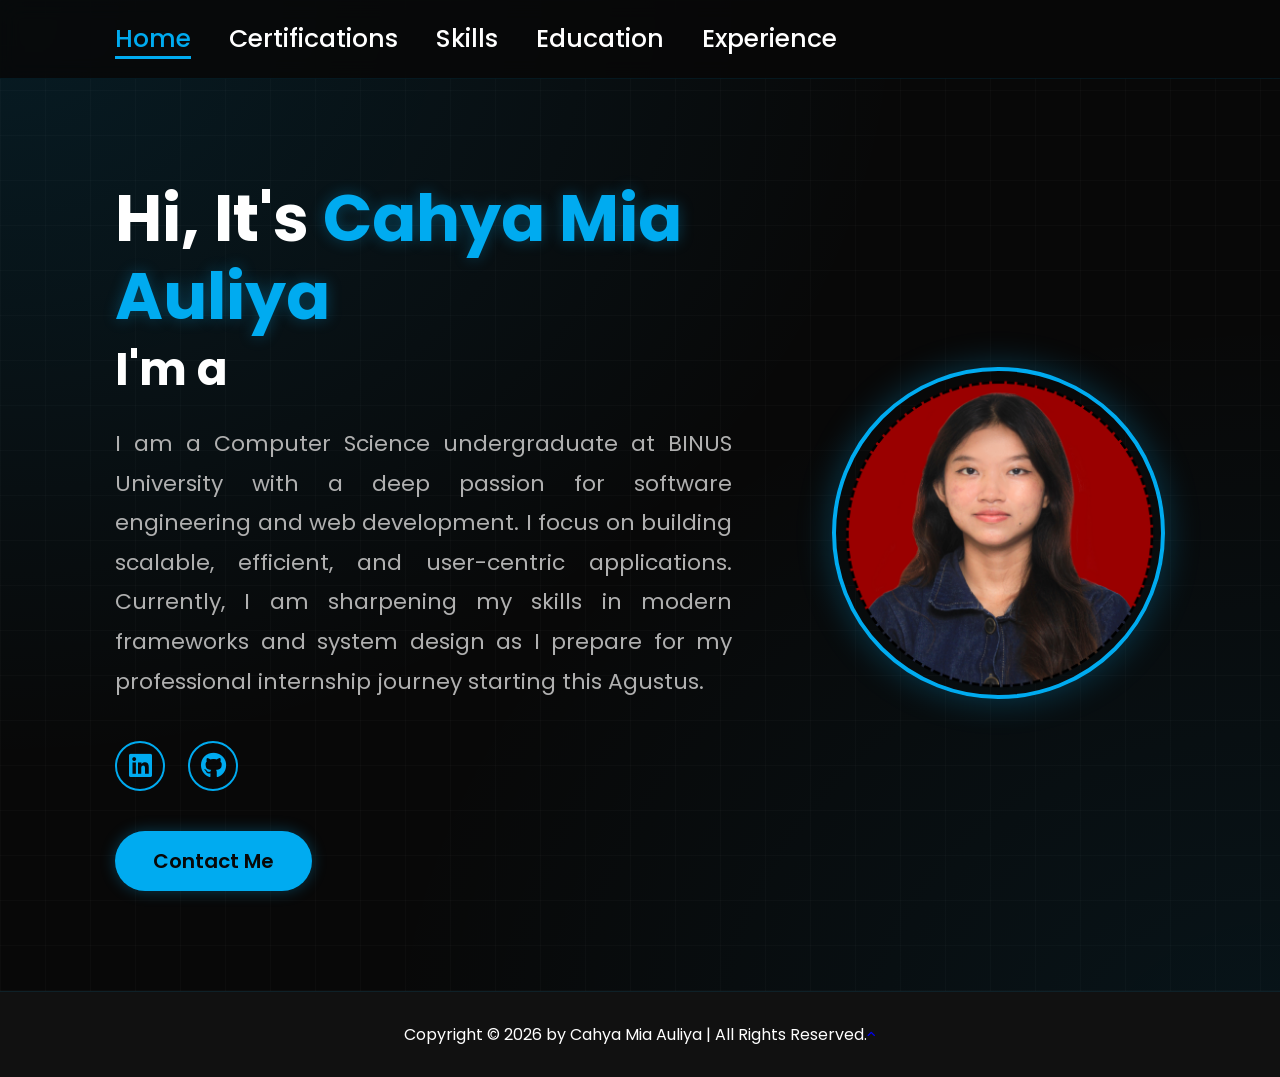
<file: index.html>
<!DOCTYPE html>
<html lang="en">

<head>
    <meta charset="UTF-8">
    <meta name="viewport" content="width=device-width, initial-scale=1.0">
    <link rel="stylesheet" href="https://cdnjs.cloudflare.com/ajax/libs/font-awesome/6.5.2/css/all.min.css">
    <!-- <link rel="stylesheet" href="css/Style.css"> -->
    <link rel="stylesheet" href="Style.css">
    <title>Cahya Mia Auliya | Portfolio</title>
</head>

<body>
    <header>
        <nav>
            <a href="index.html" class="active">Home</a>
            <a href="Certification.html">Certifications</a>
            <a href="Skills.html">Skills</a>
            <a href="Education.html">Education</a>
            <a href="Experience.html">Experience</a>
        </nav>
    </header>

    <section class="home">
        <div class="home-content">
            <h1>Hi, It's <span>Cahya Mia Auliya</span></h1>
            <h3 class="typing-text">I'm a <span></span></h3>
            <p>I am a Computer Science undergraduate at BINUS University with a deep passion for software engineering and web development. I focus on building scalable, efficient, and user-centric applications. Currently, I am sharpening my skills in modern frameworks and system design as I prepare for my professional internship journey starting this Agustus.</p>
            
            <div class="social-icons">
                <a href="https://www.linkedin.com/in/cahya-mia-562924279" target="_blank"><i class="fa-brands fa-linkedin"></i></a>
                <a href="https://github.com/cahyamiaca-alt"><i class="fa-brands fa-github"></i></a>
                <!-- <a href="#"><i class="fa-brands fa-x-twitter"></i></a>
                <a href="#"><i class="fa-brands fa-instagram"></i></a> -->
            </div>
            
            <a href="mailto:cahya.auliya@binus.ac.id" class="btn">Contact Me</a>
        </div>

        <div class="home-img">
            <img src="img/Pas Foto.png" alt="Cahya Mia Auliya">
        </div>
    </section>

    <footer class="footer">
        <div class="footer-text">
            <p>Copyright &copy; 2026 by Cahya Mia Auliya | All Rights Reserved.</p>
        </div>
        <div class="footer-iconTop">
            <a href="#"><i class="fa-solid fa-angle-up"></i></a>
        </div>
    </footer>

</body>
</html>
</file>
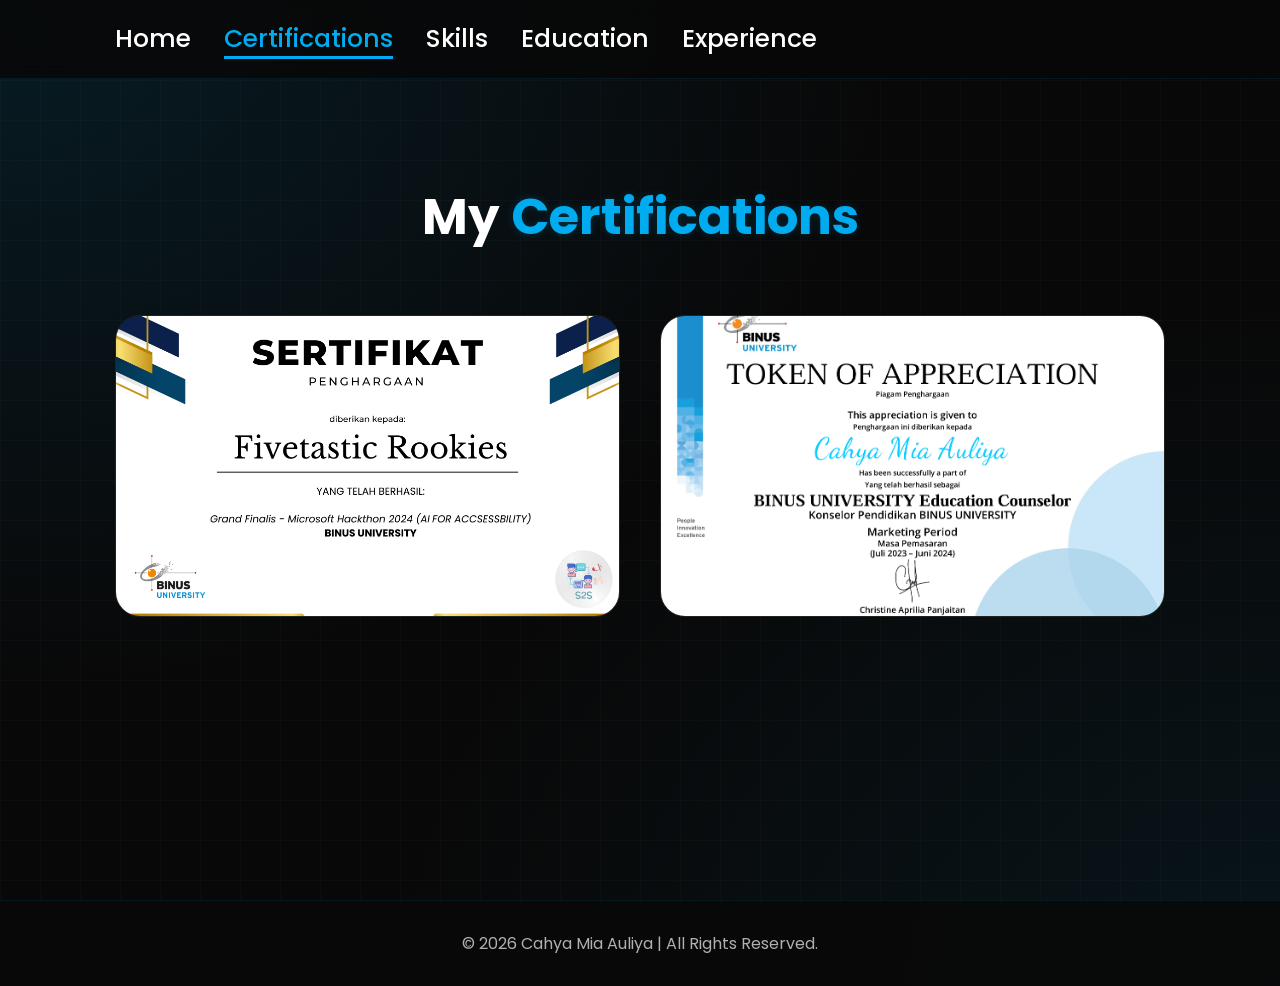
<file: Certification.html>
<!DOCTYPE html>
<html lang="en">

<head>
    <meta charset="UTF-8">
    <meta name="viewport" content="width=device-width, initial-scale=1.0">
    <link rel="stylesheet" href="https://cdnjs.cloudflare.com/ajax/libs/font-awesome/6.5.2/css/all.min.css">
    <link rel="stylesheet" href="Certification.css">
    <title>Certifications | Cahya Mia Auliya</title>
</head>

<body>
    <header>
        <nav>
            <a href="index.html">Home</a>
            <a href="Certification.html" class="active">Certifications</a>
            <a href="Skills.html">Skills</a>
            <a href="Education.html">Education</a>
            <a href="Experience.html">Experience</a>
        </nav>
    </header>

    <section class="certification">
        <h2 class="heading">My <span>Certifications</span></h2>

        <div class="certification-container">
            <div class="certification-box">
                <img src="img/SERTIFIKAT MICROSOFT.png" alt="Microsoft Global Contest">
                <div class="certification-layer">
                    <h4>Microsoft Global Contest</h4>
                    <p>Grand Finalist: AI-powered application concept for people with disabilities.</p>
                    <a href="img/SERTIFIKAT MICROSOFT.png" target="_blank"><i class="fa-solid fa-up-right-from-square"></i></a>
                </div>
            </div>

            <div class="certification-box">
                <img src="img/Screenshot 2026-04-13 080357.png" alt="BINUS Marketing">
                <div class="certification-layer">
                    <h4>BINUS University</h4>
                    <p>Top Performance: Education Counselor & Student Recruitment Excellence.</p>
                    <a href="img/Screenshot 2026-04-13 080357.png" target="_blank"><i class="fa-solid fa-up-right-from-square"></i></a>
                </div>
            </div>
        </div>
    </section>

    <footer>
        <p>&copy; 2026 Cahya Mia Auliya | All Rights Reserved.</p>
    </footer>

</body>
</html>
</file>
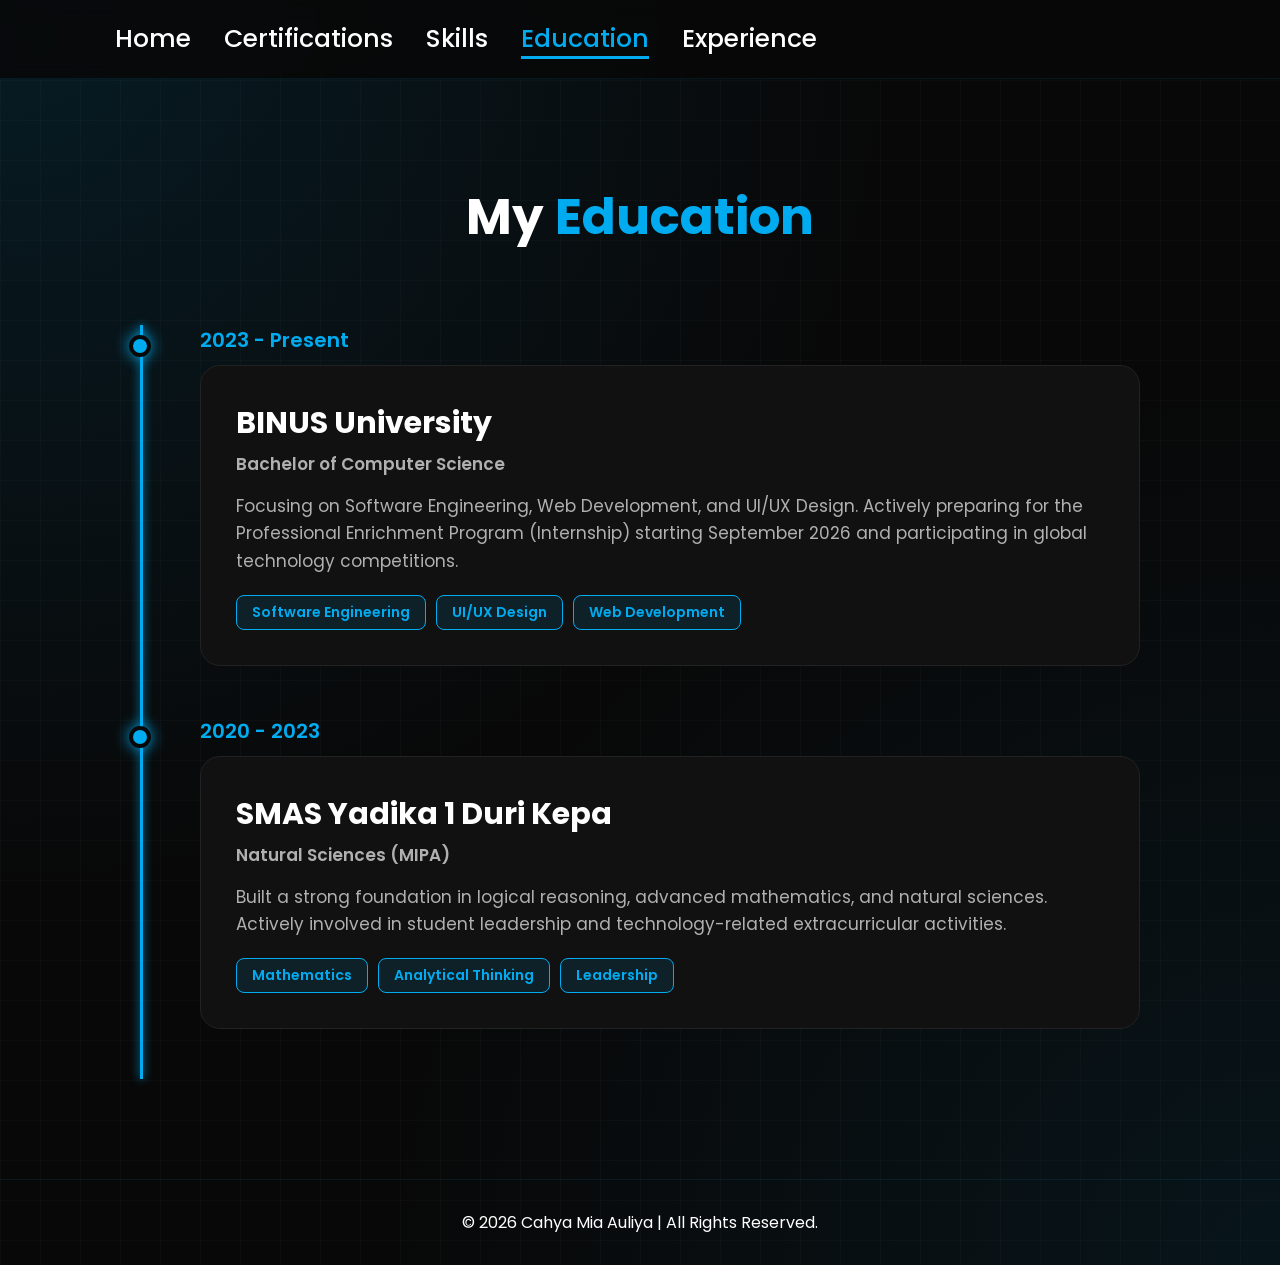
<file: Education.html>
<!DOCTYPE html>
<html lang="en">

<head>
    <meta charset="UTF-8">
    <meta name="viewport" content="width=device-width, initial-scale=1.0">
    <link rel="stylesheet" href="https://cdnjs.cloudflare.com/ajax/libs/font-awesome/6.5.2/css/all.min.css">
    <link rel="stylesheet" href="Education.css">
    <title>Education | Cahya Mia Auliya</title>
</head>

<body>
    <header>
        <nav>
            <a href="index.html">Home</a>
            <a href="Certification.html">Certifications</a>
            <a href="Skills.html">Skills</a>
            <a href="Education.html" class="active">Education</a>
            <a href="Experience.html">Experience</a>
        </nav>
    </header>

    <section id="education">
        <h2 class="heading">My <span>Education</span></h2>

        <div class="timeline">
            <div class="timeline-item">
                <div class="timeline-dot"></div>
                <div class="timeline-date">2023 - Present</div>
                <div class="timeline-content">
                    <h3>BINUS University</h3>
                    <p class="company">Bachelor of Computer Science</p>
                    <p>Focusing on Software Engineering, Web Development, and UI/UX Design. Actively preparing for the Professional Enrichment Program (Internship) starting September 2026 and participating in global technology competitions.</p>
                    <div class="tags">
                        <!-- <span>GPA: 3.xx / 4.00</span> -->
                        <span>Software Engineering</span>
                        <span>UI/UX Design</span>
                        <span>Web Development</span>
                    </div>
                </div>
            </div>

            <div class="timeline-item">
                <div class="timeline-dot"></div>
                <div class="timeline-date">2020 - 2023</div>
                <div class="timeline-content">
                    <h3>SMAS Yadika 1 Duri Kepa</h3>
                    <p class="company">Natural Sciences (MIPA)</p>
                    <p>Built a strong foundation in logical reasoning, advanced mathematics, and natural sciences. Actively involved in student leadership and technology-related extracurricular activities.</p>
                    <div class="tags">
                        <span>Mathematics</span>
                        <span>Analytical Thinking</span>
                        <span>Leadership</span>
                    </div>
                </div>
            </div>
        </div>
    </section>

    <footer>
        <p>&copy; 2026 Cahya Mia Auliya | All Rights Reserved.</p>
    </footer>
</body>
</html>
</file>
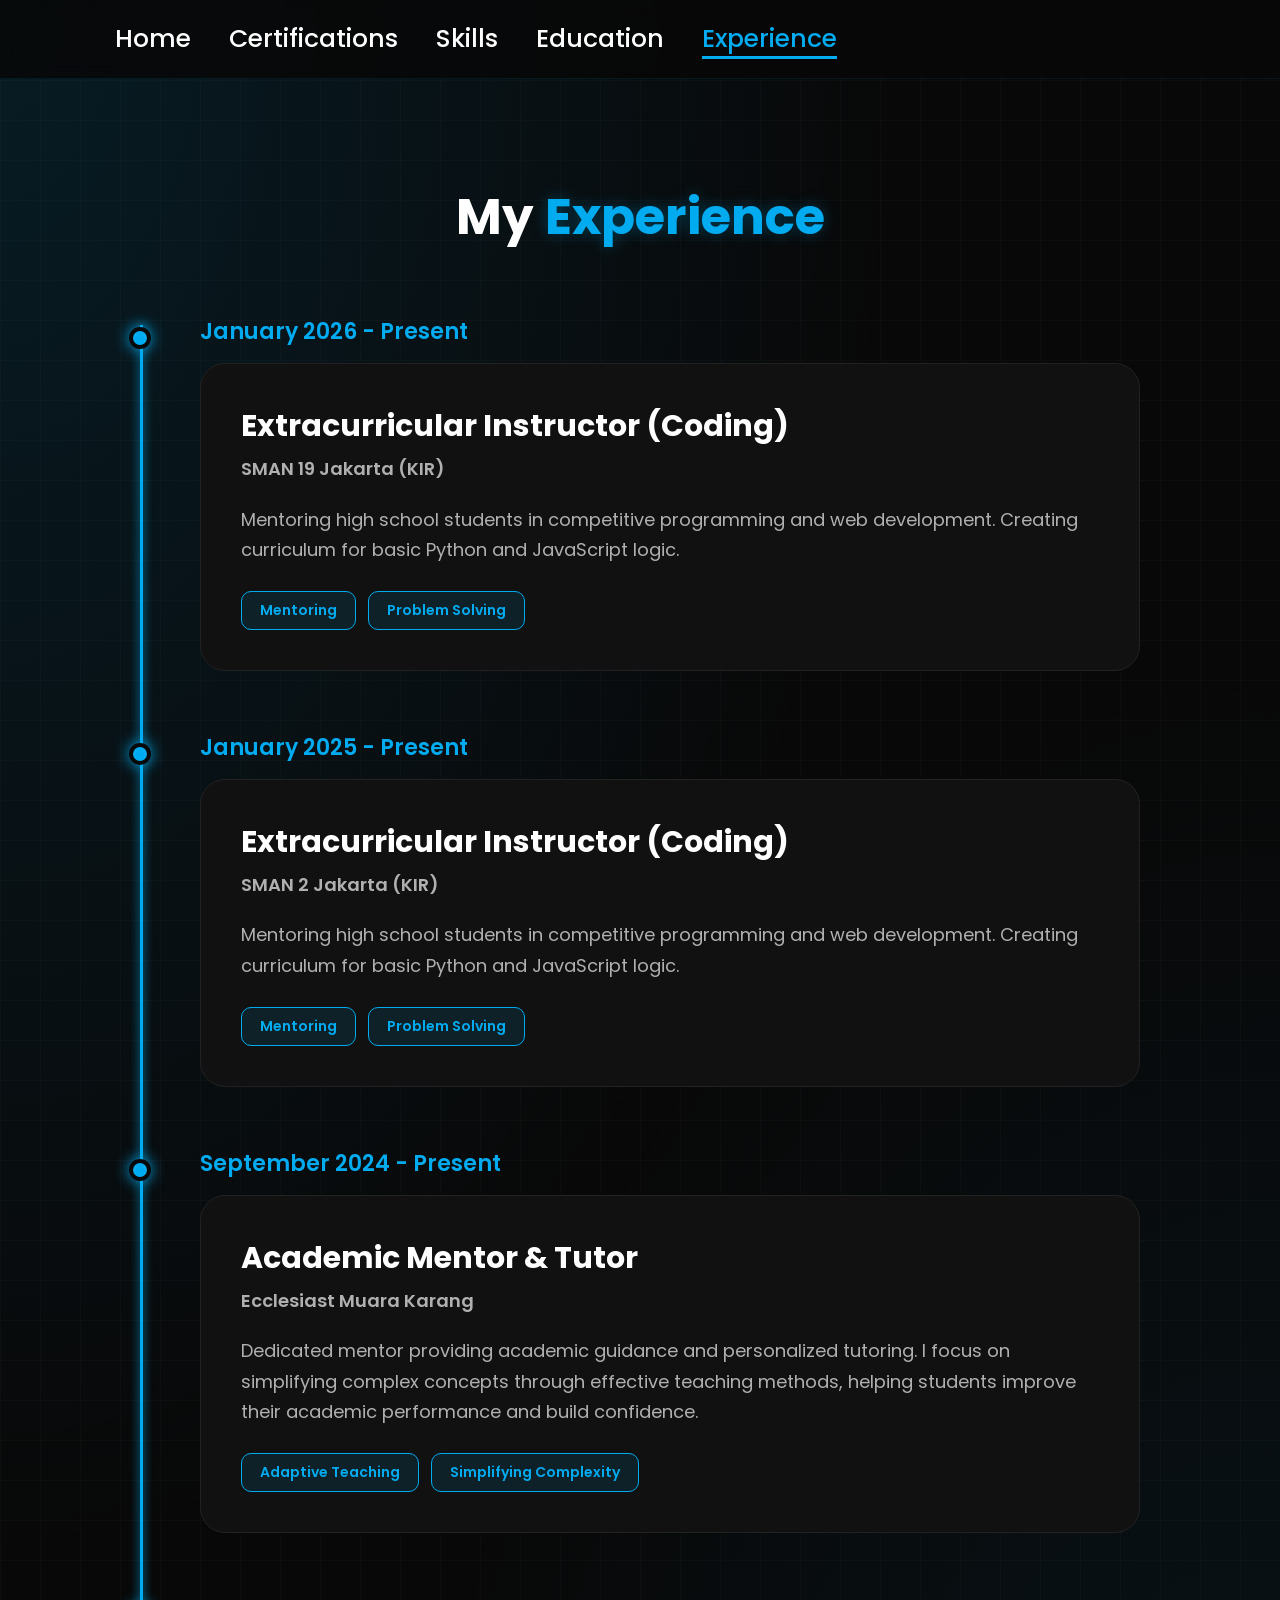
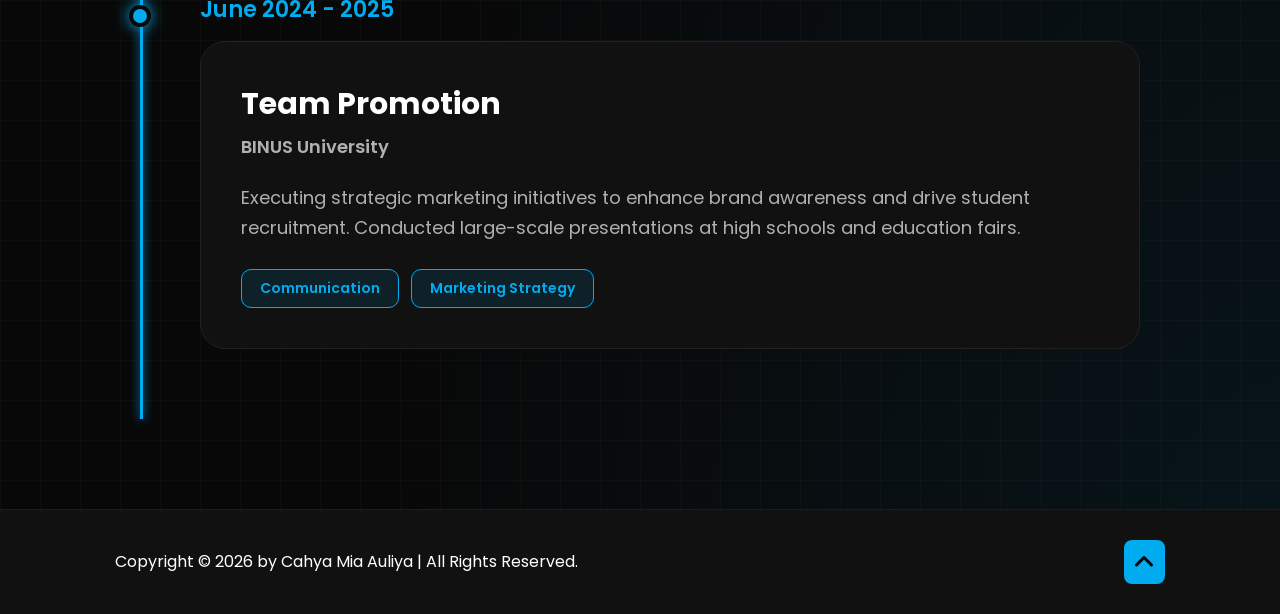
<file: Experience.html>
<!DOCTYPE html>
<html lang="en">

<head>
    <meta charset="UTF-8">
    <meta name="viewport" content="width=device-width, initial-scale=1.0">
    <link rel="stylesheet" href="https://cdnjs.cloudflare.com/ajax/libs/font-awesome/6.5.2/css/all.min.css">
    <link rel="stylesheet" href="Experience.css">
    <title>Experience | Cahya Mia Auliya</title>
</head>

<body>
    <header>
        <nav>
            <a href="index.html">Home</a>
            <a href="Certification.html">Certifications</a>
            <a href="Skills.html">Skills</a>
            <a href="Education.html">Education</a>
            <a href="Experience.html" class="active">Experience</a>
        </nav>
    </header>

    <section id="experience">
        <h2 class="heading">My <span>Experience</span></h2>
        
        <div class="timeline">
            <div class="timeline-item">
                <div class="timeline-dot"></div>
                <div class="timeline-date">January 2026 - Present</div>
                <div class="timeline-content">
                    <h3>Extracurricular Instructor (Coding)</h3>
                    <p class="company">SMAN 19 Jakarta (KIR)</p>
                    <p>Mentoring high school students in competitive programming and web development. Creating curriculum for basic Python and JavaScript logic.</p>
                    <div class="tags">
                        <span>Mentoring</span>
                        <span>Problem Solving</span>
                    </div>
                </div>
            </div>

            <div class="timeline-item">
                <div class="timeline-dot"></div>
                <div class="timeline-date">January 2025 - Present</div>
                <div class="timeline-content">
                    <h3>Extracurricular Instructor (Coding)</h3>
                    <p class="company">SMAN 2 Jakarta (KIR)</p>
                    <p>Mentoring high school students in competitive programming and web development. Creating curriculum for basic Python and JavaScript logic.</p>
                    <div class="tags">
                        <span>Mentoring</span>
                        <span>Problem Solving</span>
                    </div>
                </div>
            </div>

            <div class="timeline-item">
                <div class="timeline-dot"></div>
                <div class="timeline-date">September 2024 - Present</div>
                <div class="timeline-content">
                    <h3>Academic Mentor & Tutor</h3>
                    <p class="company">Ecclesiast Muara Karang</p>
                    <p>Dedicated mentor providing academic guidance and personalized tutoring. I focus on simplifying complex concepts through effective teaching methods, helping students improve their academic performance and build confidence.</p>
                    <div class="tags">
                        <span>Adaptive Teaching</span>
                        <span>Simplifying Complexity</span>
                    </div>
                </div>
            </div>

            <div class="timeline-item">
                <div class="timeline-dot"></div>
                <div class="timeline-date">June 2024 - 2025</div>
                <div class="timeline-content">
                    <h3>Team Promotion</h3>
                    <p class="company">BINUS University</p>
                    <p>Executing strategic marketing initiatives to enhance brand awareness and drive student recruitment. Conducted large-scale presentations at high schools and education fairs.</p>
                    <div class="tags">
                        <span>Communication</span>
                        <span>Marketing Strategy</span>
                    </div>
                </div>
            </div>
        </div>
    </section>

    <footer class="footer">
        <div class="footer-text">
            <p>Copyright &copy; 2026 by Cahya Mia Auliya | All Rights Reserved.</p>
        </div>
        <div class="footer-iconTop">
            <a href="#"><i class="fa-solid fa-angle-up"></i></a>
        </div>
    </footer>
</body>
</html>
</file>
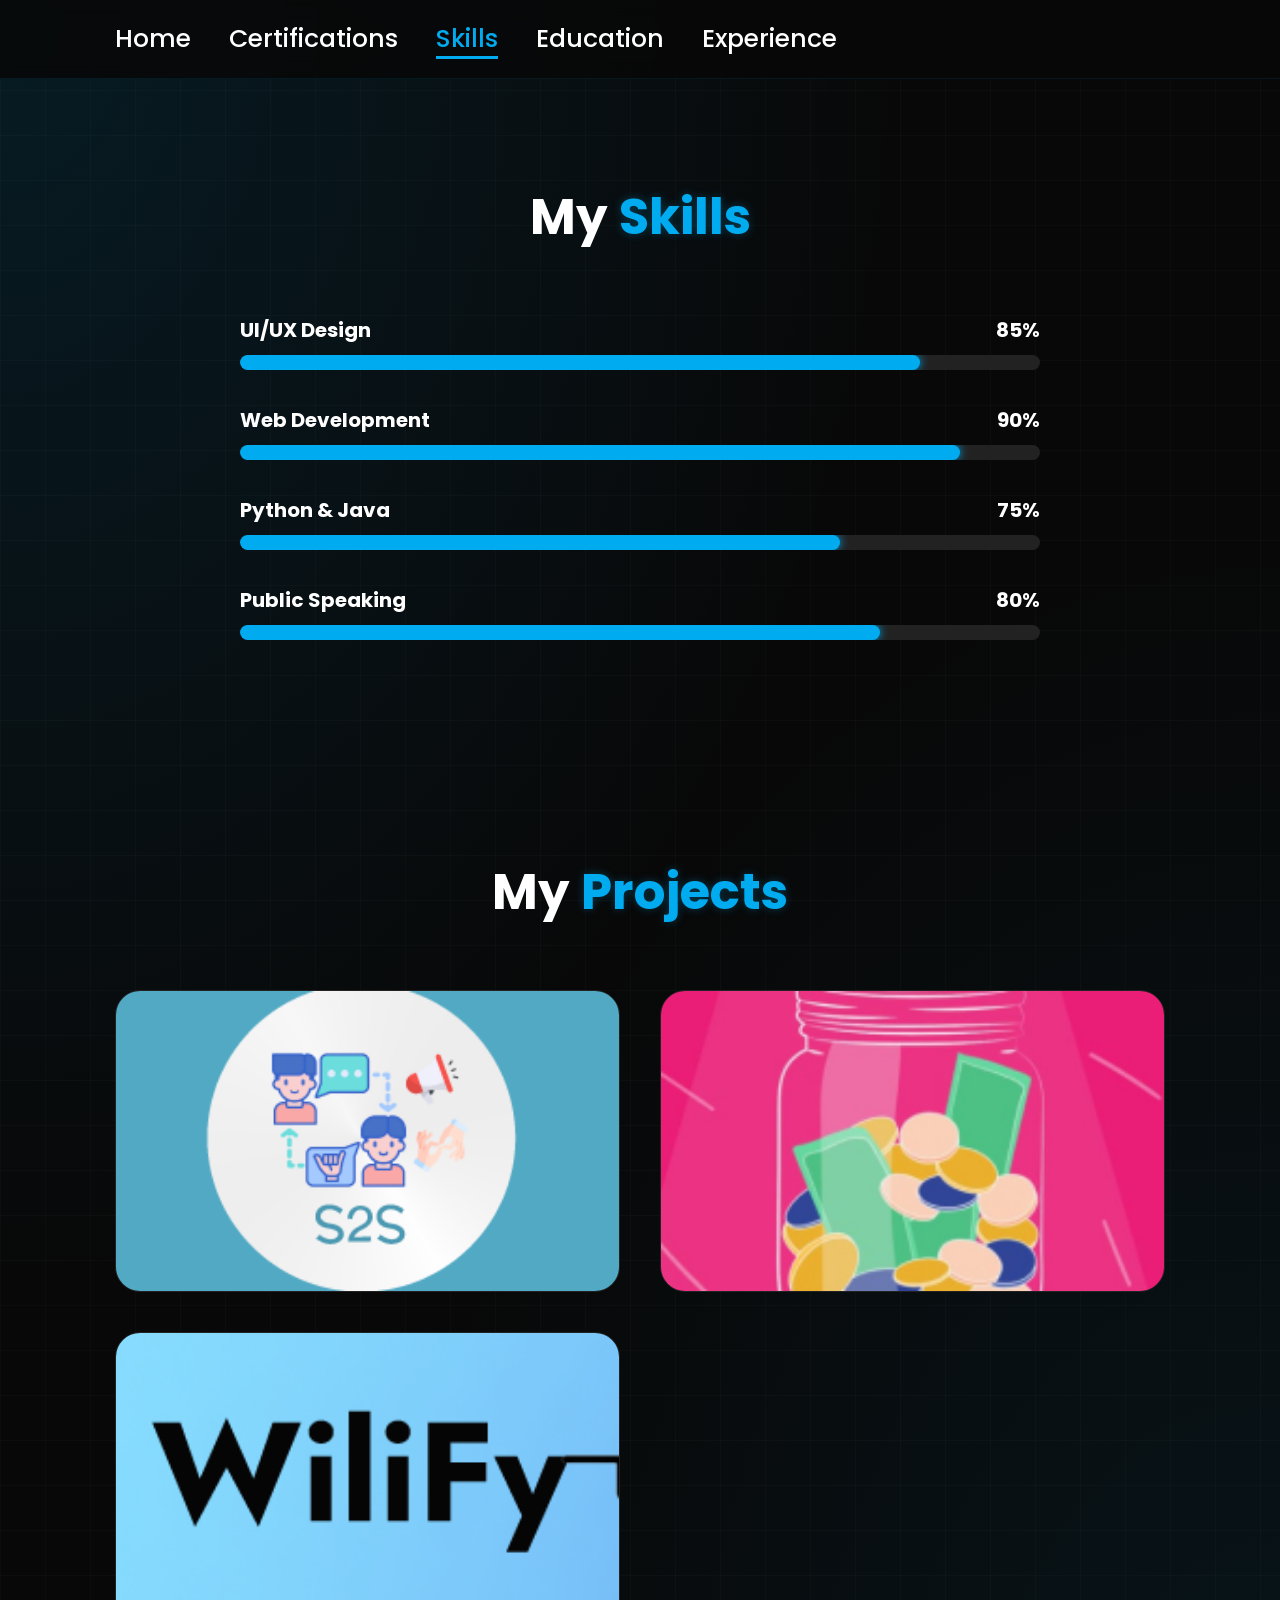
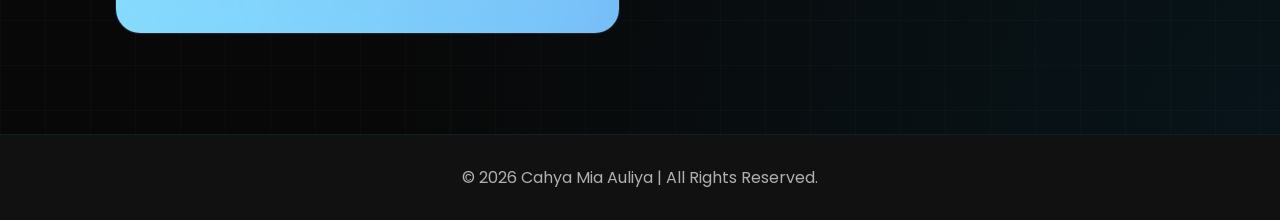
<file: Skills.html>
<!DOCTYPE html>
<html lang="en">

<head>
    <meta charset="UTF-8">
    <meta name="viewport" content="width=device-width, initial-scale=1.0">
    <link rel="stylesheet" href="https://cdnjs.cloudflare.com/ajax/libs/font-awesome/6.5.2/css/all.min.css">
    <link rel="stylesheet" href="Skills.css">
    <title>Skills & Projects | Cahya Mia Auliya</title>
</head>

<body>
    <header>
        <nav>
            <a href="index.html">Home</a>
            <a href="Certification.html">Certifications</a>
            <a href="Skills.html" class="active">Skills</a>
            <a href="Education.html">Education</a>
            <a href="Experience.html">Experience</a>
        </nav>
    </header>

    <section id="skills">
        <h2 class="heading">My <span>Skills</span></h2>
        
        <div class="skills-main">
            <div class="skills-column">
                <div class="skills-content">
                    <div class="progress">
                        <h3>UI/UX Design <span>85%</span></h3>
                        <div class="bar"><span></span></div>
                    </div>
                    <div class="progress">
                        <h3>Web Development <span>90%</span></h3>
                        <div class="bar"><span></span></div>
                    </div>
                    <div class="progress">
                        <h3>Python & Java <span>75%</span></h3>
                        <div class="bar"><span></span></div>
                    </div>
                    <div class="progress">
                        <h3>Public Speaking <span>80%</span></h3>
                        <div class="bar"><span></span></div>
                    </div>
                </div>
            </div>
        </div>

        <h2 class="heading" style="margin-top: 10rem;">My <span>Projects</span></h2>

        <div class="projects-container">
            <div class="project-box">
                <img src="img/aiApp.png" alt="AI Accessibility">
                <div class="project-layer">
                    <h4>S2S App</h4>
                    <p>An AI-powered application concept for people with disabilities, featuring inclusive UI and smart assistive tools.</p>
                    <div class="project-tags">
                        <span>UI/UX Design</span>
                        <span>AI Research</span>
                    </div>
                    <a href="https://www.figma.com/proto/dwnozxjKEG8TMeNZrBN9VB/Hackathon?node-id=299-48&starting-point-node-id=345%3A98&t=bKM33LPawWSqR0ct-1"><i class="fa-solid fa-up-right-from-square"></i></a>
                </div>
            </div>

            <div class="project-box">
                <img src="img/moneyMind (1).png" alt="MoneyMind App">
                <div class="project-layer">
                    <h4>MoneyMind App</h4>
                    <p>An AI-powered financial management application designed to simplify personal budgeting through intelligent expense tracking.</p>
                    <div class="project-tags">
                        <span>Mobile UI Design</span>
                        <span>AI Integration</span>
                    </div>
                    <a href="https://www.figma.com/proto/FVme5HAq2UR6X4hqFhbXQl/Untitled?node-id=9-313&p=f&t=Epss92YAoVbcs4gL-1&scaling=scale-down&content-scaling=fixed&page-id=0%3A1"><i class="fa-solid fa-up-right-from-square"></i></a>
                </div>
            </div>

            <div class="project-box">
                <img src="img/wiliFy.png" alt="Portfolio Site">
                <div class="project-layer">
                    <h4>WiliFy</h4>
                    <p>A modern, responsive portfolio website showcasing my work and skills in web development and design.</p>
                    <div class="project-tags">
                        <span>Music Streaming</span>
                        <span>User Interface Design</span>
                    </div>
                    <a href="https://www.figma.com/proto/tpsqiYVUipglK56aKt1YxW/HCI-Project?node-id=67-30&starting-point-node-id=67%3A30&t=JySL8BaF6fnqXscf-1"><i class="fa-solid fa-up-right-from-square"></i></a>
                </div>
            </div>
        </div>
    </section>

    <footer>
        <p>&copy; 2026 Cahya Mia Auliya | All Rights Reserved.</p>
    </footer>

</body>
</html>
</file>
<file: Style.css>
@import url('https://fonts.googleapis.com/css2?family=Poppins:wght@100;200;300;400;500;600&display=swap');

:root {
    --main-color: #00abf0;
    --bg-color: #080808; /* Ini yang bikin jadi hitam */
    --card-bg: #111111;
    --text-color: #ffffff;
    --second-text-color: #b0b0b0;
    --main-glow: rgba(0, 171, 240, 0.3);
}

*{
    margin: 0;
    padding: 0;
    box-sizing: border-box;
    text-decoration: none;
    border: none;
    outline: none;
    font-family: 'Poppins', sans-serif;
}

html{
    font-size: 62.5%; 
    scroll-behavior: smooth;
}

body{
    width: 100%;
    min-height: 100vh;
    overflow-x: hidden;
    color: var(--text-color);
    background-color: var(--bg-color); /* Memastikan background hitam */
    /* Pola Grid dan Cahaya Biru di Pojok */
    background-image: 
        radial-gradient(at 0% 0%, rgba(0, 171, 240, 0.12) 0px, transparent 50%),
        radial-gradient(at 100% 100%, rgba(0, 171, 240, 0.08) 0px, transparent 50%),
        linear-gradient(rgba(255, 255, 255, 0.02) 1px, transparent 1px),
        linear-gradient(90deg, rgba(255, 255, 255, 0.02) 1px, transparent 1px);
    background-size: 100% 100%, 100% 100%, 45px 45px, 45px 45px;
}

/* HEADER & NAVBAR */
header{
    position: fixed;
    top: 0;
    left: 0;
    width: 100%;
    padding: 2rem 9%;
    background-color: rgba(8, 8, 8, 0.85); 
    backdrop-filter: blur(10px); 
    display: flex;
    justify-content: flex-start;
    align-items: center;
    z-index: 1000; 
    border-bottom: 1px solid rgba(0, 171, 240, 0.1);
}

nav a{
    font-size: 2.5rem;
    color: white;
    margin-right: 3.5rem;
    font-weight: 500;
    transition: 0.4s ease;
    border-bottom: 3px solid transparent;
}

nav a:hover,
nav a.active{
    color: var(--main-color);
    border-bottom: 3px solid var(--main-color);
}

/* HOME SECTION */
.home {
    min-height: 100vh;
    padding: 18rem 9% 10rem; 
    display: flex;
    justify-content: center;
    align-items: center;
    gap: 10rem; 
}

.home-content {
    flex: 1;
    max-width: 85rem;
}

.home-content h1 {
    font-size: 6.5rem;
    font-weight: 700;
    line-height: 1.2;
}

.home-content h1 span {
    color: var(--main-color);
    text-shadow: 0 0 15px var(--main-glow);
}

.home-content h3 {
    font-size: 4.5rem;
    margin-bottom: 2rem;
    font-weight: 700;
}

/* TYPING TEXT */
.typing-text span {
    color: var(--main-color);
}

.typing-text span::before {
    content: "";
    animation: words 12s infinite;
}

@keyframes words {
    0%, 25% { content: "UI/UX Designer"; }
    26%, 50% { content: "Software Developer"; }
    51%, 75% { content: "Web Developer"; }
    76%, 100% { content: "CS Student @ BINUS"; }
}

.home-content p {
    font-size: 2.2rem;
    line-height: 1.8;
    color: var(--second-text-color);
    margin-bottom: 4rem;
    text-align: justify;
}

/* FOTO PROFIL */
.home-img img {
    width: 26vw;
    border-radius: 50%;
    border: 4px solid var(--main-color);
    box-shadow: 0 0 35px var(--main-glow);
    animation: floating 5s ease-in-out infinite;
}

@keyframes floating {
    0%, 100% { transform: translateY(0); }
    50% { transform: translateY(-20px); }
}

/* SOCIAL ICONS & BUTTON */
.social-icons a {
    display: inline-flex;
    justify-content: center;
    align-items: center;
    width: 5rem;
    height: 5rem;
    background-color: transparent;
    border: 0.2rem solid var(--main-color);
    font-size: 2.6rem;
    border-radius: 50%;
    margin: 0 2rem 4rem 0;
    transition: 0.3s ease;
    color: var(--main-color);
}

.social-icons a:hover {
    color: var(--bg-color);
    background-color: var(--main-color);
    box-shadow: 0 0 20px var(--main-color);
}

.btn {
    display: inline-block;
    padding: 1.5rem 3.8rem;
    background-color: var(--main-color);
    border-radius: 4rem;
    font-size: 2rem;
    color: var(--bg-color);
    font-weight: 600;
    transition: 0.3s ease;
    box-shadow: 0 0 15px var(--main-glow);
}

/* FOOTER */
footer {
    display: flex;
    justify-content: center;
    align-items: center;
    padding: 3rem 9%;
    background: var(--card-bg);
    border-top: 1px solid rgba(0, 171, 240, 0.1);
}

footer p {
    font-size: 1.6rem;
    color: var(--text-color);
}
</file>
<file: Certification.css>
@import url('https://fonts.googleapis.com/css2?family=Poppins:wght@100;200;300;400;500;600&display=swap');

:root {
    --main-color: #00abf0; 
    --bg-color: #080808;
    --card-bg: #111111;
    --text-color: #ffffff;
    --second-text-color: #b0b0b0;
    --main-glow: rgba(0, 171, 240, 0.2);
}

*{
    margin: 0;
    padding: 0;
    box-sizing: border-box;
    text-decoration: none;
    border: none;       
    outline: none;
    font-family: 'Poppins', sans-serif;
}

html{
    font-size: 62.5%;
    scroll-behavior: smooth;
}

body{
    width: 100%;
    min-height: 100vh;
    overflow-x: hidden;
    background-color: var(--bg-color);
    background-image: 
        radial-gradient(at 0% 0%, rgba(0, 171, 240, 0.12) 0px, transparent 50%),
        radial-gradient(at 100% 100%, rgba(0, 171, 240, 0.08) 0px, transparent 50%),
        linear-gradient(rgba(255, 255, 255, 0.02) 1px, transparent 1px),
        linear-gradient(90deg, rgba(255, 255, 255, 0.02) 1px, transparent 1px);
    background-size: 100% 100%, 100% 100%, 40px 40px, 40px 40px;
    color: var(--text-color);
}

/* HEADER & NAVBAR */
header{
    position: fixed;
    top: 0;
    left: 0;
    width: 100%;
    padding: 2rem 9%;
    background-color: rgba(8, 8, 8, 0.85); 
    backdrop-filter: blur(10px); 
    display: flex;
    justify-content: flex-start;
    align-items: center;
    z-index: 1000; 
    border-bottom: 1px solid rgba(0, 171, 240, 0.1);
}

nav a{
    font-size: 2.5rem;
    color: white;
    margin-right: 3rem;
    font-weight: 500;
    transition: 0.4s ease;
    border-bottom: 3px solid transparent;
}

nav a:hover,
nav a.active{
    color: var(--main-color);
    border-bottom: 3px solid var(--main-color);
}

/* CERTIFICATION SECTION */
.certification {
    min-height: 100vh;
    padding: 18rem 9% 10rem; 
    display: flex;
    flex-direction: column;
    align-items: center;
}

.heading {
    font-size: 5rem;
    margin-bottom: 6rem;
    text-align: center;
}

.heading span {
    color: var(--main-color);
    text-shadow: 0 0 1rem var(--main-glow);
}

.certification-container {
    display: grid;
    grid-template-columns: repeat(auto-fit, minmax(350px, 1fr));
    gap: 4rem;
    width: 100%;
}

.certification-box {
    position: relative;
    border-radius: 2.5rem;
    border: 1px solid #222;
    overflow: hidden;
    display: flex;
    transition: 0.5s ease;
}

.certification-box img {
    width: 100%;
    height: 300px;
    object-fit: cover;
    transition: 0.5s ease;
}

/* Efek Hover Gambar: Blur agar teks menonjol */
.certification-box:hover img {
    transform: scale(1.1);
    filter: blur(4px) brightness(0.4);
}

/* EFEK OVERLAY */
.certification-layer {
    position: absolute;
    bottom: 0;
    left: 0;
    width: 100%;
    height: 100%;
    /* Gradasi lebih gelap di atas agar teks p putih terbaca tajam */
    background: linear-gradient(to bottom, rgba(0, 0, 0, 0.8) 0%, rgba(0, 171, 240, 0.8) 100%);
    display: flex;
    justify-content: center;
    align-items: center;
    flex-direction: column;
    text-align: center;
    padding: 0 4rem;
    transform: translateY(100%);
    transition: 0.5s cubic-bezier(0.175, 0.885, 0.32, 1.275);
}

.certification-box:hover .certification-layer {
    transform: translateY(0);
}

.certification-box:hover {
    border-color: var(--main-color);
    box-shadow: 0 0 2rem var(--main-color);
}

.certification-layer h4 {
    font-size: 3rem;
    color: #fff;
    font-weight: 700;
}

.certification-layer p {
    font-size: 1.8rem;
    margin: 1rem 0 2rem;
    color: #fff;
    font-weight: 400;
    line-height: 1.5;
    /* Memberi bayangan agar teks tidak pecah di background biru */
    text-shadow: 0 2px 4px rgba(0, 0, 0, 0.9);
}

.certification-layer a {
    display: inline-flex;
    justify-content: center;
    align-items: center;
    width: 5rem;
    height: 5rem;
    background: #fff;
    border-radius: 50%;
    transition: 0.3s ease;
}

.certification-layer a:hover {
    transform: scale(1.1);
    background: var(--main-color);
}

.certification-layer a i {
    font-size: 2.4rem;
    color: var(--bg-color);
}

/* FOOTER */
footer {
    padding: 3rem 9%;
    text-align: center;
    border-top: 1px solid rgba(0, 171, 240, 0.1);
    background-color: rgba(8, 8, 8, 0.9);
}

footer p {
    font-size: 1.6rem;
    color: var(--second-text-color);
}
</file>
<file: Education.css>
@import url('https://fonts.googleapis.com/css2?family=Poppins:wght@100;200;300;400;500;600&display=swap');

:root {
    --main-color: #00abf0; 
    --bg-color: #080808;
    --card-bg: #111111;
    --text-color: #ffffff;
    --second-text-color: #b0b0b0;
    --main-glow: rgba(0, 171, 240, 0.2);
}

*{
    margin: 0;
    padding: 0;
    box-sizing: border-box;
    text-decoration: none;
    border: none;
    outline: none;
    font-family: 'Poppins', sans-serif;
}

html{
    font-size: 62.5%;
    scroll-behavior: smooth;
}

body{
    width: 100%;
    min-height: 100vh;
    overflow-x: hidden;
    background-color: var(--bg-color);
    background-image: 
        radial-gradient(at 0% 0%, rgba(0, 171, 240, 0.12) 0px, transparent 50%),
        radial-gradient(at 100% 100%, rgba(0, 171, 240, 0.08) 0px, transparent 50%),
        linear-gradient(rgba(255, 255, 255, 0.02) 1px, transparent 1px),
        linear-gradient(90deg, rgba(255, 255, 255, 0.02) 1px, transparent 1px);
    background-size: 100% 100%, 100% 100%, 40px 40px, 40px 40px;
    color: var(--text-color);
}

/* HEADER & NAVBAR */
header{
    position: fixed;
    top: 0;
    left: 0;
    width: 100%;
    padding: 2rem 9%;
    background-color: rgba(8, 8, 8, 0.85); 
    backdrop-filter: blur(10px); 
    display: flex;
    justify-content: flex-start;
    align-items: center;
    z-index: 1000; 
    border-bottom: 1px solid rgba(0, 171, 240, 0.1);
}

nav a{
    font-size: 2.5rem;
    color: white;
    margin-right: 3rem;
    font-weight: 500;
    transition: 0.4s ease;
    border-bottom: 3px solid transparent;
}

nav a:hover,
nav a.active{
    color: var(--main-color);
    border-bottom: 3px solid var(--main-color);
}

/* EDUCATION SECTION */
#education {
    min-height: 100vh;
    padding: 18rem 9% 10rem; 
    display: flex;
    flex-direction: column;
    align-items: center;
}

.heading {
    font-size: 5rem;
    margin-bottom: 5rem;
}

.heading span {
    color: var(--main-color);
}

.timeline {
    position: relative;
    width: 100%;
    max-width: 1000px;
    margin-top: 2rem;
    padding-left: 6rem;
}

/* Garis Biru Vertikal */
.timeline::before {
    content: '';
    position: absolute;
    top: 0;
    left: 0;
    width: 3px;
    height: 100%;
    background-color: var(--main-color);
    box-shadow: 0 0 10px var(--main-color);
}

.timeline-item {
    position: relative;
    margin-bottom: 5rem;
}

/* Titik Bercahaya */
.timeline-dot {
    position: absolute;
    left: -7.1rem;
    top: 1rem;
    width: 2.2rem;
    height: 2.2rem;
    background-color: var(--main-color);
    border-radius: 50%;
    border: 4px solid var(--bg-color);
    box-shadow: 0 0 15px var(--main-color);
}

.timeline-date {
    font-size: 2rem;
    color: var(--main-color);
    font-weight: 600;
    margin-bottom: 1rem;
}

.timeline-content {
    background: var(--card-bg);
    padding: 3.5rem;
    border-radius: 2rem;
    border: 1px solid #222;
    transition: 0.4s ease;
}

.timeline-content:hover {
    border-color: var(--main-color);
    transform: translateX(10px);
    box-shadow: 0 10px 30px rgba(0, 171, 240, 0.2);
}

.timeline-content h3 {
    font-size: 3rem;
    margin-bottom: 0.5rem;
}

.company {
    color: var(--main-color);
    font-size: 2rem;
    font-weight: 600;
    margin-bottom: 1.5rem;
}

.timeline-content p {
    font-size: 1.7rem;
    color: var(--second-text-color);
    line-height: 1.6;
}

/* Tags */
.tags {
    margin-top: 2rem;
    display: flex;
    flex-wrap: wrap;
    gap: 1rem;
}

.tags span {
    background: rgba(0, 171, 240, 0.1);
    color: var(--main-color);
    padding: 0.6rem 1.5rem;
    border-radius: 0.8rem;
    font-size: 1.4rem;
    font-weight: 600;
    border: 1px solid var(--main-color);
}

/* FOOTER */
footer {
    padding: 3rem 9%;
    text-align: center;
    border-top: 1px solid rgba(0, 171, 240, 0.1);
}

footer p {
    font-size: 1.6rem;
}
</file>
<file: Experience.css>
@import url('https://fonts.googleapis.com/css2?family=Poppins:wght@100;200;300;400;500;600&display=swap');

:root {
    --main-color: #00abf0;
    --bg-color: #080808;
    --card-bg: #111111;
    --text-color: #ffffff;
    --second-text-color: #b0b0b0;
    --main-glow: rgba(0, 171, 240, 0.3);
}

*{
    margin: 0;
    padding: 0;
    box-sizing: border-box;
    text-decoration: none;
    border: none;
    outline: none;
    font-family: 'Poppins', sans-serif;
}

html{
    font-size: 62.5%;
    scroll-behavior: smooth;
}

body{
    width: 100%;
    min-height: 100vh;
    overflow-x: hidden;
    background-color: var(--bg-color);
    background-image: 
        radial-gradient(at 0% 0%, rgba(0, 171, 240, 0.12) 0px, transparent 50%),
        radial-gradient(at 100% 100%, rgba(0, 171, 240, 0.08) 0px, transparent 50%),
        linear-gradient(rgba(255, 255, 255, 0.02) 1px, transparent 1px),
        linear-gradient(90deg, rgba(255, 255, 255, 0.02) 1px, transparent 1px);
    background-size: 100% 100%, 100% 100%, 40px 40px, 40px 40px;
    color: var(--text-color);
}

/* HEADER & NAVBAR */
header{
    position: fixed;
    top: 0;
    left: 0;
    width: 100%;
    padding: 2rem 9%;
    background-color: rgba(8, 8, 8, 0.85); 
    backdrop-filter: blur(10px); 
    display: flex;
    justify-content: flex-start;
    align-items: center;
    z-index: 1000; 
    border-bottom: 1px solid rgba(0, 171, 240, 0.1);
}

nav a{
    font-size: 2.5rem;
    color: white;
    margin-right: 3.5rem;
    font-weight: 500;
    transition: 0.4s ease;
    border-bottom: 3px solid transparent;
}

nav a:hover,
nav a.active{
    color: var(--main-color);
    border-bottom: 3px solid var(--main-color);
}

/* EXPERIENCE SECTION */
#experience {
    min-height: 100vh;
    padding: 18rem 9% 10rem; 
    display: flex;
    flex-direction: column;
    align-items: center;
}

.heading {
    font-size: 5rem;
    margin-bottom: 6rem;
    text-align: center;
}

.heading span {
    color: var(--main-color);
    text-shadow: 0 0 15px var(--main-glow);
}

.timeline {
    position: relative;
    max-width: 1000px;
    width: 100%;
    padding-left: 6rem;
}

.timeline::before {
    content: '';
    position: absolute;
    top: 1rem;
    left: 0;
    width: 3px;
    height: 100%;
    background-color: var(--main-color);
    box-shadow: 0 0 10px var(--main-color);
}

.timeline-item {
    position: relative;
    margin-bottom: 6rem;
}

.timeline-dot {
    position: absolute;
    left: -7.1rem;
    top: 1.2rem;
    width: 2.2rem;
    height: 2.2rem;
    background-color: var(--main-color);
    border: 0.4rem solid var(--bg-color);
    border-radius: 50%;
    box-shadow: 0 0 1.5rem var(--main-color);
}

.timeline-date {
    font-size: 2.2rem;
    color: var(--main-color);
    margin-bottom: 1.5rem;
    font-weight: 600;
}

.timeline-content {
    background: var(--card-bg);
    padding: 4rem;
    border-radius: 2.5rem;
    border: 1px solid #222;
    transition: 0.4s ease;
}

.timeline-content:hover {
    border-color: var(--main-color);
    transform: translateX(10px);
    box-shadow: 0 10px 30px rgba(0, 171, 240, 0.15);
}

.timeline-content h3 {
    font-size: 3rem;
    color: var(--text-color);
    margin-bottom: 0.5rem;
}

.company {
    color: var(--main-color);
    font-size: 2.2rem;
    font-weight: 600;
    margin-bottom: 2rem;
}

.timeline-content p {
    font-size: 1.8rem;
    color: var(--second-text-color);
    line-height: 1.7;
}

.tags {
    margin-top: 2.5rem;
    display: flex;
    flex-wrap: wrap;
    gap: 1.2rem;
}

.tags span {
    background-color: rgba(0, 171, 240, 0.1);
    color: var(--main-color);
    padding: 0.8rem 1.8rem;
    border-radius: 1rem;
    font-size: 1.4rem;
    font-weight: 600;
    border: 1px solid var(--main-color);
}

/* FOOTER STYLING */
.footer {
    display: flex;
    justify-content: space-between;
    align-items: center;
    padding: 3rem 9%;
    background: var(--card-bg);
    border-top: 1px solid rgba(0, 171, 240, 0.1);
}

.footer-text p {
    font-size: 1.6rem;
    color: var(--text-color);
}

.footer-iconTop a {
    display: inline-flex;
    justify-content: center;
    align-items: center;
    padding: 1rem;
    background: var(--main-color);
    border-radius: 0.8rem;
    transition: 0.5s ease;
}

.footer-iconTop a i {
    font-size: 2.4rem;
    color: var(--bg-color);
}
</file>
<file: Skills.css>
@import url('https://fonts.googleapis.com/css2?family=Poppins:wght@100;200;300;400;500;600&display=swap');

:root {
    --main-color: #00abf0; 
    --bg-color: #080808;
    --card-bg: #111111;
    --text-color: #ffffff;
    --second-text-color: #b0b0b0;
    --main-glow: rgba(0, 171, 240, 0.3);
}

*{
    margin: 0;
    padding: 0;
    box-sizing: border-box;
    text-decoration: none;
    border: none;       
    outline: none;
    font-family: 'Poppins', sans-serif;
}

html{
    font-size: 62.5%;
    scroll-behavior: smooth;
}

body{
    width: 100%;
    min-height: 100vh;
    overflow-x: hidden;
    background-color: var(--bg-color);
    background-image: 
        radial-gradient(at 0% 0%, rgba(0, 171, 240, 0.12) 0px, transparent 50%),
        radial-gradient(at 100% 100%, rgba(0, 171, 240, 0.08) 0px, transparent 50%),
        linear-gradient(rgba(255, 255, 255, 0.02) 1px, transparent 1px),
        linear-gradient(90deg, rgba(255, 255, 255, 0.02) 1px, transparent 1px);
    background-size: 100% 100%, 100% 100%, 45px 45px, 45px 45px;
    color: var(--text-color);
}

/* HEADER & NAVBAR */
header{
    position: fixed;
    top: 0;
    left: 0;
    width: 100%;
    padding: 2rem 9%;
    background-color: rgba(8, 8, 8, 0.85); 
    backdrop-filter: blur(10px); 
    display: flex;
    justify-content: flex-start;
    align-items: center;
    z-index: 1000; 
    border-bottom: 1px solid rgba(0, 171, 240, 0.1);
}

nav a{
    font-size: 2.5rem;
    color: white;
    margin-right: 3.5rem;
    font-weight: 500;
    transition: 0.4s ease;
    border-bottom: 3px solid transparent;
}

nav a:hover,
nav a.active{
    color: var(--main-color);
    border-bottom: 3px solid var(--main-color);
}

/* SKILLS SECTION */
#skills {
    min-height: 100vh;
    padding: 18rem 9% 10rem;
    display: flex;
    flex-direction: column;
    align-items: center; /* Center content horizontally */
    text-align: center;
}

.heading {
    font-size: 5rem;
    margin-bottom: 6rem;
    animation: fadeInUp 0.8s ease forwards;
}

.heading span {
    color: var(--main-color);
    text-shadow: 0 0 1rem var(--main-glow);
}

/* PROGRESS BAR STYLING */
.skills-main {
    width: 100%;
    max-width: 800px;
    margin-bottom: 8rem;
    animation: fadeInUp 0.8s ease forwards;
    animation-delay: 0.2s;
    opacity: 0;
    text-align: left; /* Keep text inside bars left-aligned */
}

.skills-content .progress {
    margin-bottom: 3.5rem;
}

.progress h3 {
    display: flex;
    justify-content: space-between;
    font-size: 2rem;
    margin-bottom: 1rem;
}

.progress .bar {
    height: 1.5rem;
    border-radius: 1rem;
    background: #222;
    position: relative;
    overflow: hidden;
}

.progress .bar span {
    height: 100%;
    position: absolute;
    left: 0;
    bottom: 0;
    background: var(--main-color);
    border-radius: 1rem;
    box-shadow: 0 0 1rem var(--main-color);
    animation: slideInLeft 1.5s cubic-bezier(0.1, 1, 0.1, 1) forwards;
    width: 0;
}

/* Skill Widths */
.progress:nth-child(1) .bar span { width: 85%; }
.progress:nth-child(2) .bar span { width: 90%; }
.progress:nth-child(3) .bar span { width: 75%; }
.progress:nth-child(4) .bar span { width: 80%; }

/* PROJECTS GRID */
.projects-container {
    display: grid;
    grid-template-columns: repeat(auto-fit, minmax(350px, 1fr));
    gap: 4rem;
    width: 100%;
    max-width: 1200px;
    justify-content: center; /* Centers the grid items if they don't fill a row */
    margin: 0 auto;
}

.project-box {
    position: relative;
    border-radius: 2.5rem;
    border: 1px solid #222;
    overflow: hidden;
    background: var(--card-bg);
    display: flex;
    opacity: 0;
    animation: fadeInUp 0.8s ease forwards;
}

/* Animation Delays */
.project-box:nth-child(1) { animation-delay: 0.5s; }
.project-box:nth-child(2) { animation-delay: 0.7s; }
.project-box:nth-child(3) { animation-delay: 0.9s; }

.project-box img {
    width: 100%;
    height: 300px; 
    object-fit: cover;
    transition: 0.5s ease;
    /* margin-top: 10px; */
}

.project-box:hover img {
    transform: scale(1.1);
    filter: blur(5px) brightness(0.3);
}

.project-layer {
    position: absolute;
    bottom: 0;
    left: 0;
    width: 100%;
    height: 100%;
    background: linear-gradient(to bottom, rgba(0, 0, 0, 0.8) 0%, rgba(0, 171, 240, 0.8) 100%);
    display: flex;
    justify-content: center;
    align-items: center;
    flex-direction: column;
    padding: 0 4rem;
    transform: translateY(100%);
    transition: 0.5s cubic-bezier(0.175, 0.885, 0.32, 1.275);
}

.project-box:hover .project-layer {
    transform: translateY(0);
}

.project-layer h4 {
    font-size: 3rem;
    color: #fff;
    font-weight: 700;
}

.project-layer p {
    font-size: 1.6rem;
    margin: 1rem 0 2rem;
    color: #fff;
    line-height: 1.5;
    text-shadow: 0 2px 4px rgba(0,0,0,0.9);
}

.project-tags {
    display: flex;
    gap: 1rem;
    margin-bottom: 2rem;
}

.project-tags span {
    font-size: 1.2rem;
    background: rgba(255, 255, 255, 0.1);
    padding: 0.5rem 1.2rem;
    border-radius: 0.5rem;
    border: 1px solid rgba(255,255,255,0.3);
    color: #fff;
}

.project-layer a {
    display: inline-flex;
    justify-content: center;
    align-items: center;
    width: 5.5rem;
    height: 5.5rem;
    background: #fff;
    border-radius: 50%;
    transition: 0.3s ease;
}

.project-layer a:hover {
    background: var(--main-color);
}

.project-layer a i {
    font-size: 2.4rem;
    color: var(--bg-color);
}

/* ANIMATIONS */
@keyframes fadeInUp {
    from { opacity: 0; transform: translateY(30px); }
    to { opacity: 1; transform: translateY(0); }
}

@keyframes slideInLeft {
    from { width: 0; }
}

/* FOOTER */
footer {
    padding: 3rem 9%;
    text-align: center;
    border-top: 1px solid rgba(0, 171, 240, 0.1);
    background: var(--card-bg);
}

footer p {
    font-size: 1.6rem;
    color: var(--second-text-color);
}
</file>
